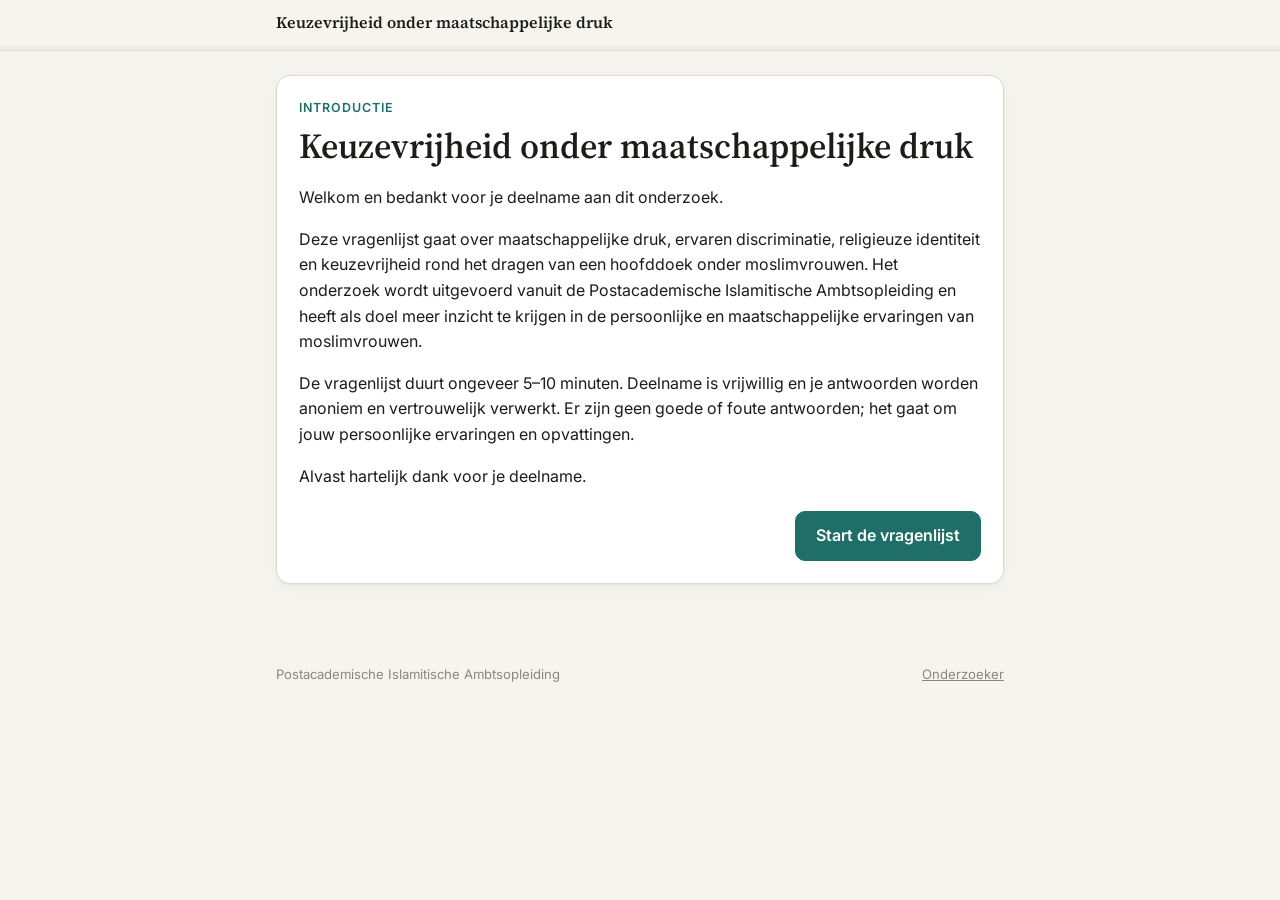
<file: index.html>
<!doctype html>
<html lang="nl">
<head>
<meta charset="utf-8">
<meta name="viewport" content="width=device-width, initial-scale=1">
<title>Keuzevrijheid onder maatschappelijke druk – enquête</title>
<meta name="description" content="Anonieme enquête over maatschappelijke druk, ervaren discriminatie, religieuze identiteit en keuzevrijheid rond het dragen van een hoofddoek.">
<meta name="robots" content="noindex">
<link rel="preconnect" href="https://fonts.googleapis.com">
<link rel="preconnect" href="https://fonts.gstatic.com" crossorigin>
<link href="https://fonts.googleapis.com/css2?family=Inter:wght@400;500;600&family=Source+Serif+4:opsz,wght@8..60,600&display=swap" rel="stylesheet">
<link rel="stylesheet" href="style.css">
</head>
<body>
<div class="topbar">
  <div class="inner"><div class="brand">Keuzevrijheid onder maatschappelijke druk</div><div id="stepLabel" class="small muted"></div></div>
  <div class="progress" aria-hidden="true"><div id="bar"></div></div>
</div>

<main class="wrap">
  <div id="configWarn" class="notice error" style="display:none;margin-bottom:16px">
    Testmodus: er is nog geen Apps Script-URL ingesteld in <code>config.js</code>. Antwoorden worden níet opgeslagen.
  </div>
  <form id="app" novalidate autocomplete="off"></form>
</main>

<footer class="foot">
  <span>Postacademische Islamitische Ambtsopleiding</span>
  <a href="resultaten.html">Onderzoeker</a>
</footer>

<script src="config.js"></script>
<script src="questions.js"></script>
<script>
(function () {
  const app = document.getElementById('app');
  const bar = document.getElementById('bar');
  const stepLabel = document.getElementById('stepLabel');
  const configured = /^https:\/\/script\.google\.com\//.test(CONFIG.APPS_SCRIPT_URL);
  if (!configured) document.getElementById('configWarn').style.display = 'block';

  const answers = {};           // key -> waarde
  const startedAt = Date.now();
  let view = 'intro';           // 'intro' | page index | 'stop' | 'interview' | 'done'
  let busy = false;
  let surveySent = false;

  const esc = s => String(s).replace(/[&<>"']/g, c => ({ '&': '&amp;', '<': '&lt;', '>': '&gt;', '"': '&quot;', "'": '&#39;' }[c]));
  const P = SURVEY.pages;

  // ── Rendering ─────────────────────────────────────────────
  function renderQuestion(q) {
    const id = 'q_' + q.key;
    const req = q.required ? '<span class="req" aria-hidden="true">*</span>' : '';
    const num = q.n ? `<span class="num">${esc(q.n)}.</span>` : '';
    const help = q.help ? `<div class="q-help">${esc(q.help)}</div>` : '';
    let body = '';
    const val = answers[q.key];

    if (q.type === 'radio' || q.type === 'likert' || q.type === 'checkbox') {
      const t = q.type === 'checkbox' ? 'checkbox' : 'radio';
      const cls = q.type === 'likert' ? 'options likert' : 'options';
      body = `<div class="${cls}" style="--n:${q.options.length}" role="${t === 'radio' ? 'radiogroup' : 'group'}" aria-labelledby="${id}_l">` +
        q.options.map((o, i) => {
          const v = q.type === 'likert' ? String(i + 1) : o;
          const checked = t === 'checkbox' ? (Array.isArray(val) && val.includes(o)) : String(val) === v;
          return `<label class="opt"><input type="${t}" name="${q.key}" value="${esc(v)}" ${checked ? 'checked' : ''}><span>${esc(o)}</span></label>`;
        }).join('') + '</div>';
      if (q.other) {
        const show = t === 'checkbox' ? (Array.isArray(val) && val.includes(q.other)) : val === q.other;
        body += `<input type="text" class="other-input" name="${q.key}_anders" placeholder="Namelijk…" maxlength="200" value="${esc(answers[q.key + '_anders'] || '')}" style="display:${show ? 'block' : 'none'}" aria-label="Anders, namelijk">`;
      }
    } else if (q.type === 'scale') {
      body = `<div class="scale" role="radiogroup" aria-labelledby="${id}_l">` +
        Array.from({ length: q.max - q.min + 1 }, (_, i) => q.min + i).map(v =>
          `<label><input type="radio" name="${q.key}" value="${v}" ${String(val) === String(v) ? 'checked' : ''}>${v}</label>`).join('') +
        `</div><div class="scale-ends"><span>${esc(q.minLabel)}</span><span>${esc(q.maxLabel)}</span></div>`;
    } else if (q.type === 'textarea') {
      body = `<textarea id="${id}" name="${q.key}" maxlength="4000" aria-labelledby="${id}_l">${esc(val || '')}</textarea>`;
    } else {
      const extra = q.type === 'number' ? `inputmode="numeric" min="${q.min}" max="${q.max}" step="1" style="max-width:160px"` : '';
      const ac = q.autocomplete ? `autocomplete="${q.autocomplete}"` : '';
      body = `<input id="${id}" type="${q.type}" name="${q.key}" ${extra} ${ac} maxlength="200" value="${esc(val ?? '')}" aria-labelledby="${id}_l">`;
    }
    return `<div class="card q" data-key="${q.key}">
      <span class="q-label" id="${id}_l">${num}${esc(q.label)}${req}</span>${help}${body}
      <div class="err" role="alert">${q.type === 'email' ? 'Vul een geldig e-mailadres in.' : q.type === 'number' ? `Vul een leeftijd in tussen ${q.min} en ${q.max}.` : 'Deze vraag is verplicht.'}</div>
    </div>`;
  }

  function setProgress(frac, label) {
    bar.style.width = Math.round(frac * 100) + '%';
    stepLabel.textContent = label || '';
  }

  function render() {
    window.scrollTo(0, 0);
    if (view === 'intro') {
      setProgress(0, '');
      app.innerHTML = `<div class="card">
        <div class="eyebrow">Introductie</div>
        <h1>${esc(SURVEY.title)}</h1>
        ${SURVEY.intro.map(p => `<p>${esc(p)}</p>`).join('')}
        <div class="nav" style="justify-content:flex-end"><button type="button" class="btn primary" data-go="next">Start de vragenlijst</button></div>
      </div>`;
    } else if (typeof view === 'number') {
      const p = P[view];
      setProgress(view / P.length, `Stap ${view + 1} van ${P.length}`);
      app.innerHTML = `<div class="section-head"><div class="eyebrow">Onderdeel ${view + 1} van ${P.length}</div><h2>${esc(p.title)}</h2>${p.text ? `<p>${esc(p.text)}</p>` : ''}</div>
        ${p.questions.map(renderQuestion).join('')}
        <div id="formErr" class="notice error" style="display:none" role="alert"></div>
        <div class="nav">
          <button type="button" class="btn" data-go="back">Terug</button>
          <button type="button" class="btn primary" data-go="next">${view === P.length - 1 ? 'Verzenden' : 'Volgende'}</button>
        </div>`;
    } else if (view === 'stop') {
      setProgress(1, '');
      const minor = answers.volwassen === 'Nee';
      app.innerHTML = `<div class="card center">
        <h2>Bedankt voor je interesse</h2>
        <p>${minor ? 'Dit onderzoek is alleen bedoeld voor deelnemers van 18 jaar en ouder.' : 'Je hebt aangegeven geen toestemming te geven.'} Daarom eindigt de vragenlijst hier. Er zijn geen antwoorden opgeslagen.</p>
        <button type="button" class="btn" data-go="back">Toch terug naar de vorige vraag</button>
      </div>`;
    } else if (view === 'interview') {
      const iv = SURVEY.interview;
      setProgress(1, 'Interview');
      app.innerHTML = `<div class="section-head"><div class="eyebrow">Je enquête is ingevuld ✓</div><h2>${esc(iv.title)}</h2>${iv.text.map(t => `<p>${esc(t)}</p>`).join('')}</div>
        ${iv.questions.map(renderQuestion).join('')}
        <div class="hp" aria-hidden="true"><label>Website<input type="text" name="website" tabindex="-1" autocomplete="off"></label></div>
        <div id="formErr" class="notice error" style="display:none" role="alert"></div>
        <div class="nav">
          <button type="button" class="btn" data-go="skip">Toch niet aanmelden</button>
          <button type="button" class="btn primary" data-go="interview">Aanmelden</button>
        </div>`;
    } else if (view === 'done' || view === 'done-interview') {
      setProgress(1, 'Afgerond');
      app.innerHTML = `<div class="card center">
        <div class="done-icon" aria-hidden="true"><svg width="28" height="28" viewBox="0 0 24 24" fill="none" stroke="currentColor" stroke-width="2.5" stroke-linecap="round" stroke-linejoin="round"><path d="M5 12.5l4.5 4.5L19 7.5"/></svg></div>
        <h2>Hartelijk dank voor je deelname!</h2>
        <p>${view === 'done-interview'
          ? 'Je aanmelding voor het online interview is ontvangen. Ik neem binnenkort per e-mail contact met je op om een moment in te plannen.'
          : 'Je antwoorden zijn opgeslagen. De vragenlijst is hiermee afgerond; je kunt dit venster sluiten.'}</p>
        ${CONFIG.CONTACT_EMAIL ? `<p class="small muted">Vragen over het onderzoek? Mail naar <a href="mailto:${esc(CONFIG.CONTACT_EMAIL)}">${esc(CONFIG.CONTACT_EMAIL)}</a>.</p>` : ''}
      </div>`;
    }
  }

  // ── Antwoorden lezen & valideren ──────────────────────────
  function collect(questions) {
    questions.forEach(q => {
      if (q.type === 'checkbox') {
        answers[q.key] = [...app.querySelectorAll(`input[name="${q.key}"]:checked`)].map(i => i.value);
      } else if (['radio', 'likert', 'scale'].includes(q.type)) {
        const c = app.querySelector(`input[name="${q.key}"]:checked`);
        answers[q.key] = c ? (q.type === 'radio' ? c.value : Number(c.value)) : undefined;
      } else {
        const el = app.querySelector(`[name="${q.key}"]`);
        answers[q.key] = el ? el.value.trim() : '';
        if (q.type === 'number' && answers[q.key] !== '') answers[q.key] = Number(answers[q.key]);
      }
      if (q.other) {
        const o = app.querySelector(`[name="${q.key}_anders"]`);
        answers[q.key + '_anders'] = o && o.style.display !== 'none' ? o.value.trim() : '';
      }
    });
  }

  function validate(questions) {
    let first = null;
    questions.forEach(q => {
      const v = answers[q.key];
      let ok = true;
      if (q.required) ok = !(v === undefined || v === '' || (Array.isArray(v) && !v.length));
      if (ok && q.type === 'number' && v !== '') ok = Number.isInteger(v) && v >= q.min && v <= q.max;
      if (ok && q.type === 'email') ok = /^[^\s@]+@[^\s@]+\.[^\s@]+$/.test(v);
      const card = app.querySelector(`.q[data-key="${q.key}"]`);
      card.classList.toggle('invalid', !ok);
      if (!ok && !first) first = card;
    });
    if (first) { first.scrollIntoView({ behavior: 'smooth', block: 'center' }); return false; }
    return true;
  }

  // ── Versturen ─────────────────────────────────────────────
  async function post(action, data) {
    if (!configured) { await new Promise(r => setTimeout(r, 400)); console.info('[testmodus]', action, data); return { ok: true }; }
    // keepalive: het verzenden gaat door, ook als de deelnemer het venster meteen sluit
    const res = await fetch(CONFIG.APPS_SCRIPT_URL, { method: 'POST', keepalive: true, body: JSON.stringify({ action, data, website: data.website || '' }) });
    return res.json();
  }

  // Verzenden op de achtergrond: de deelnemer hoeft niet te wachten op Google (dat duurt soms 5-10 s).
  // Mislukt het, dan verschijnt een melding met een knop om het opnieuw te proberen.
  const pending = new Set();
  function sendInBackground(action, data, tries = 0) {
    const job = post(action, data).then(r => { if (!r || !r.ok) throw new Error(r && r.error); hideSaveError(action); })
      .catch(err => {
        console.error(err);
        if (tries < 2) return new Promise(r => setTimeout(r, 1500)).then(() => sendInBackground(action, data, tries + 1));
        showSaveError(action, data);
      })
      .finally(() => pending.delete(job));
    pending.add(job);
    return job;
  }
  function showSaveError(action, data) {
    let el = document.getElementById('saveErr_' + action);
    if (!el) {
      el = document.createElement('div'); el.id = 'saveErr_' + action; el.className = 'notice error'; el.setAttribute('role', 'alert');
      el.style.cssText = 'position:fixed;left:16px;right:16px;bottom:16px;max-width:728px;margin:0 auto;z-index:20;display:flex;gap:12px;align-items:center;justify-content:space-between;flex-wrap:wrap;box-shadow:var(--shadow)';
      document.body.appendChild(el);
    }
    el.innerHTML = `<span>${action === 'survey' ? 'Je antwoorden konden niet worden opgeslagen.' : 'Je aanmelding kon niet worden verzonden.'} Controleer je internetverbinding.</span><button type="button" class="btn small primary">Opnieuw proberen</button>`;
    el.querySelector('button').onclick = () => { el.querySelector('button').disabled = true; el.querySelector('span').textContent = 'Bezig met verzenden…'; sendInBackground(action, data); };
  }
  function hideSaveError(action) { const el = document.getElementById('saveErr_' + action); if (el) el.remove(); }

  function surveyPayload() {
    const out = {};
    P.forEach(p => p.questions.forEach(q => {
      const v = answers[q.key];
      out[q.key] = Array.isArray(v) ? v.join('; ') : (v ?? '');
      if (q.other) out[q.key + '_anders'] = answers[q.key + '_anders'] || '';
    }));
    out.duur_sec = Math.round((Date.now() - startedAt) / 1000);
    return out;
  }

  async function withBusy(btn, fn) {
    if (busy) return; busy = true;
    const label = btn.textContent; btn.disabled = true; btn.textContent = 'Bezig met verzenden…';
    const err = document.getElementById('formErr'); if (err) err.style.display = 'none';
    try { await fn(); }
    catch (e) {
      if (err) { err.textContent = 'Verzenden is niet gelukt. Controleer je internetverbinding en probeer het opnieuw.'; err.style.display = 'block'; }
      console.error(e);
    } finally { busy = false; if (document.body.contains(btn)) { btn.disabled = false; btn.textContent = label; } }
  }

  // ── Navigatie ─────────────────────────────────────────────
  app.addEventListener('click', async e => {
    const btn = e.target.closest('[data-go]'); if (!btn) return;
    const go = btn.dataset.go;

    if (go === 'back') {
      if (typeof view === 'number') collect(P[view].questions);
      view = view === 'stop' ? 0 : (view === 0 ? 'intro' : view - 1);
      return render();
    }
    if (go === 'skip') { view = 'done'; return render(); }

    if (go === 'interview') {
      const qs = SURVEY.interview.questions; collect(qs);
      if (!validate(qs)) return;
      const hp = app.querySelector('[name="website"]');
      sendInBackground('interview', { naam: answers.naam, email: answers.email, opmerking: answers.opmerking, website: hp ? hp.value : '' });
      view = 'done-interview'; return render();
    }

    // next
    if (view === 'intro') { view = 0; return render(); }
    const p = P[view]; collect(p.questions);
    if (!validate(p.questions)) return;
    if (view === 0 && (answers.volwassen === 'Nee' || answers.toestemming !== 'Ja, ik geef toestemming')) { view = 'stop'; return render(); }
    if (view < P.length - 1) { view++; return render(); }

    // laatste pagina → enquête opslaan, daarna evt. interviewpagina
    if (surveySent) return;
    surveySent = true;
    sendInBackground('survey', surveyPayload());
    view = answers.interview === 'Ja, ik ben bereid om deel te nemen' ? 'interview' : 'done';
    render();
  });

  // "Anders, namelijk" tonen/verbergen + foutmelding wissen bij invullen
  app.addEventListener('change', e => {
    const card = e.target.closest('.q'); if (!card) return;
    card.classList.remove('invalid');
    const key = card.dataset.key;
    const other = card.querySelector('.other-input');
    if (other) {
      const q = [...P.flatMap(p => p.questions)].find(x => x.key === key);
      const on = [...card.querySelectorAll(`input[name="${key}"]:checked`)].some(i => i.value === q.other);
      other.style.display = on ? 'block' : 'none';
      if (on && e.target.value === q.other) other.focus();
    }
  });
  app.addEventListener('input', e => { const c = e.target.closest('.q'); if (c) c.classList.remove('invalid'); });
  app.addEventListener('submit', e => e.preventDefault());

  // Waarschuwing bij per ongeluk sluiten tijdens het invullen
  window.addEventListener('beforeunload', e => { if ((typeof view === 'number' && view > 0) || pending.size) { e.preventDefault(); e.returnValue = ''; } });

  render();
})();
</script>
</body>
</html>
</file>
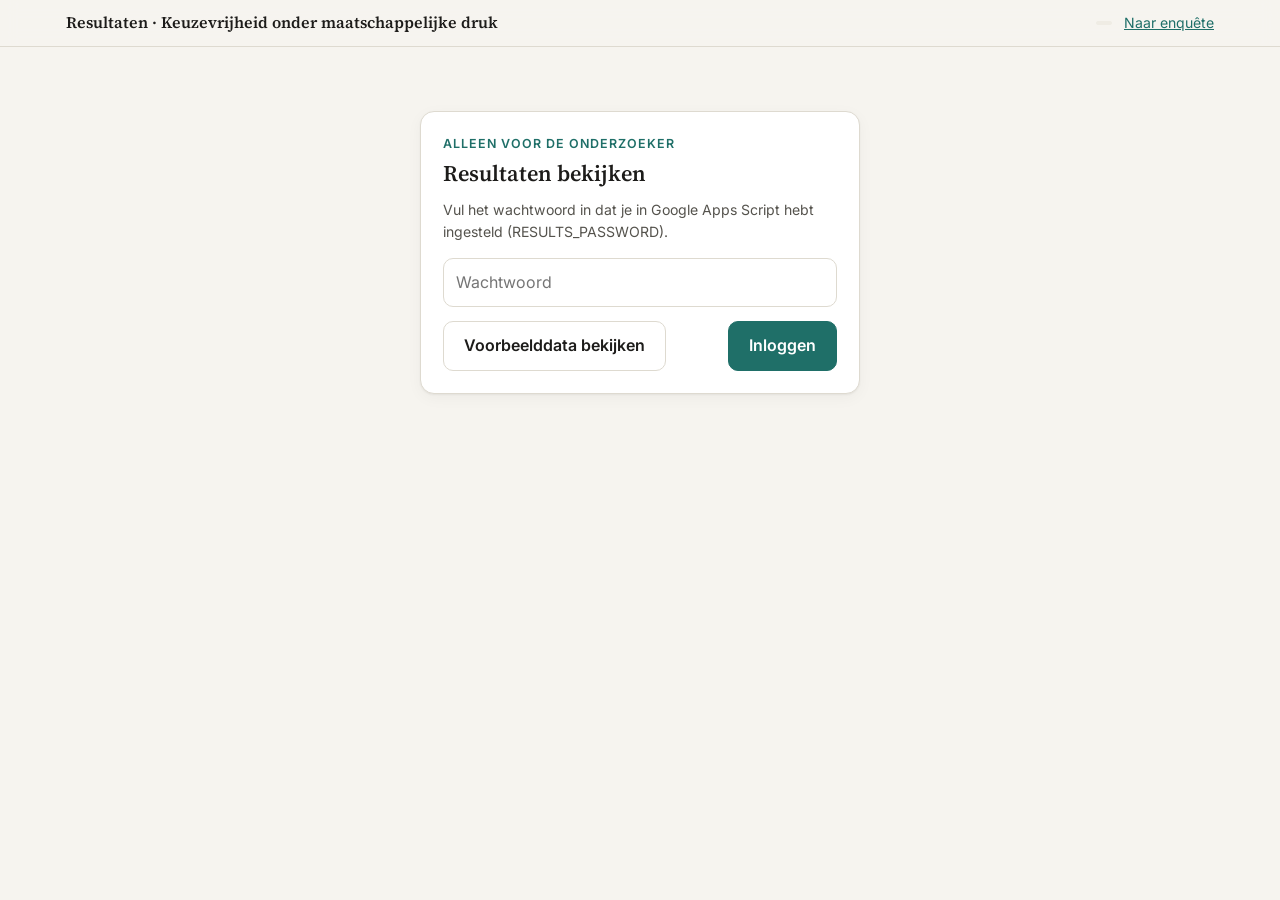
<file: resultaten.html>
<!doctype html>
<html lang="nl">
<head>
<meta charset="utf-8">
<meta name="viewport" content="width=device-width, initial-scale=1">
<title>Resultaten – Keuzevrijheid onder maatschappelijke druk</title>
<meta name="robots" content="noindex, nofollow">
<link rel="preconnect" href="https://fonts.googleapis.com">
<link rel="preconnect" href="https://fonts.gstatic.com" crossorigin>
<link href="https://fonts.googleapis.com/css2?family=Inter:wght@400;500;600&family=Source+Serif+4:opsz,wght@8..60,600&display=swap" rel="stylesheet">
<link rel="stylesheet" href="style.css">
<style>
  .tabs { display: flex; gap: 4px; overflow-x: auto; scrollbar-width: thin; max-width: 1180px; margin: 0 auto; padding: 0 16px; }
  .tabs button { font: inherit; font-size: .9rem; font-weight: 500; white-space: nowrap; background: none; border: 0; border-bottom: 2px solid transparent; padding: 10px 10px; color: var(--ink-2); cursor: pointer; }
  .tabs button[aria-selected="true"] { color: var(--ink); border-bottom-color: var(--accent); font-weight: 600; }
  .filters { display: flex; flex-wrap: wrap; gap: 8px 18px; align-items: center; padding: 12px 16px; background: var(--surface); border: 1px solid var(--line); border-radius: var(--radius); margin-bottom: 16px; font-size: .92rem; }
  .filters label { display: inline-flex; gap: 6px; align-items: center; cursor: pointer; }
  .filters input { accent-color: var(--accent); width: 16px; height: 16px; }
  .filters .spacer { flex: 1; }
  .grid { display: grid; gap: 16px; grid-template-columns: repeat(auto-fit, minmax(min(100%, 340px), 1fr)); }
  .tiles { display: grid; gap: 12px; grid-template-columns: repeat(auto-fit, minmax(160px, 1fr)); margin-bottom: 16px; }
  .tile { background: var(--surface); border: 1px solid var(--line); border-radius: var(--radius); padding: 14px 16px; }
  .tile .v { font-family: "Source Serif 4", Georgia, serif; font-size: 2rem; font-weight: 600; line-height: 1.1; font-variant-numeric: tabular-nums; }
  .tile .l { color: var(--ink-2); font-size: .85rem; }
  .tbl-wrap { overflow-x: auto; margin: 0 -4px; padding: 0 4px; }
  table { border-collapse: collapse; width: 100%; font-size: .88rem; font-variant-numeric: tabular-nums; }
  th, td { padding: 6px 8px; border-bottom: 1px solid var(--line); text-align: right; white-space: nowrap; }
  th:first-child, td:first-child { text-align: left; white-space: normal; min-width: 140px; }
  thead th { font-weight: 600; color: var(--ink-2); border-bottom: 1.5px solid var(--ink-3); font-size: .82rem; }
  tr.sub td { color: var(--ink-3); font-size: .8rem; }
  td.hi { font-weight: 700; color: var(--ink); }
  td.dim { color: var(--ink-3); }
  td.flag, .flag { color: var(--warn); font-weight: 600; }
  .freq { display: grid; grid-template-columns: minmax(110px, 1.3fr) 2fr auto; gap: 6px 10px; align-items: center; font-size: .88rem; }
  .freq .bar { height: 14px; background: var(--surface-2); border-radius: 4px; overflow: hidden; }
  .freq .bar > i { display: block; height: 100%; background: var(--series-1); border-radius: 0 4px 4px 0; }
  .freq .n { font-variant-numeric: tabular-nums; color: var(--ink-2); white-space: nowrap; }
  .controls { display: flex; flex-wrap: wrap; gap: 12px; align-items: end; margin-bottom: 14px; }
  .controls label { display: grid; gap: 4px; font-size: .85rem; color: var(--ink-2); font-weight: 500; }
  .controls select, .controls input[type=number] { min-width: 170px; width: auto; min-height: 38px; padding: 6px 10px; }
  .checks { display: flex; flex-wrap: wrap; gap: 6px 14px; font-size: .9rem; }
  .checks label { display: inline-flex; gap: 6px; align-items: center; color: var(--ink); font-weight: 400; }
  .badge { display: inline-block; padding: 2px 8px; border-radius: 999px; font-size: .78rem; font-weight: 600; background: var(--surface-2); color: var(--ink-2); }
  .badge.good { background: color-mix(in srgb, var(--ok) 15%, var(--surface)); color: var(--ok); }
  .badge.warn { background: color-mix(in srgb, var(--warn) 15%, var(--surface)); color: var(--warn); }
  .badge.bad { background: color-mix(in srgb, var(--danger) 15%, var(--surface)); color: var(--danger); }
  .interp { border-left: 3px solid var(--accent); padding: 8px 12px; background: var(--accent-soft); border-radius: 0 8px 8px 0; font-size: .92rem; margin-top: 12px; }
  .legend { display: flex; gap: 16px; font-size: .82rem; color: var(--ink-2); margin-top: 6px; flex-wrap: wrap; }
  .legend i { display: inline-block; width: 14px; height: 3px; vertical-align: middle; margin-right: 6px; border-radius: 2px; }
  svg text { fill: var(--ink-2); font-family: inherit; }
  .open-list { list-style: none; padding: 0; margin: 0; display: grid; gap: 8px; }
  .open-list li { padding: 10px 12px; background: var(--surface-2); border-radius: 8px; font-size: .92rem; white-space: pre-wrap; }
  .login { max-width: 440px; margin: 40px auto; }
  .panel[hidden] { display: none; }
  h3 .badge { margin-left: 8px; vertical-align: middle; }
  .note { font-size: .82rem; color: var(--ink-3); margin-top: 8px; }
  @media print { .topbar, .filters, .controls, .tabs, footer { display: none !important; } .card { box-shadow: none; break-inside: avoid; } }
</style>
</head>
<body>
<div class="topbar wide">
  <div class="inner"><div class="brand">Resultaten · Keuzevrijheid onder maatschappelijke druk</div>
    <span id="srcBadge" class="badge" hidden></span>
    <a class="small" href="index.html">Naar enquête</a></div>
  <nav class="tabs" id="tabs" role="tablist" hidden></nav>
</div>

<main class="wrap wide">
  <section id="login" class="login card">
    <div class="eyebrow">Alleen voor de onderzoeker</div>
    <h2>Resultaten bekijken</h2>
    <p class="muted small">Vul het wachtwoord in dat je in Google Apps Script hebt ingesteld (RESULTS_PASSWORD).</p>
    <form id="loginForm">
      <input type="password" id="pw" placeholder="Wachtwoord" autocomplete="current-password" required>
      <div id="loginErr" class="notice error" style="display:none;margin-top:10px"></div>
      <div class="nav" style="margin-top:14px">
        <button type="button" class="btn" id="demoBtn">Voorbeelddata bekijken</button>
        <button class="btn primary" id="loginBtn">Inloggen</button>
      </div>
    </form>
  </section>

  <div id="dash" hidden>
    <div class="filters">
      <strong>Steekproef:</strong>
      <label><input type="checkbox" id="fVrouw" checked> Alleen vrouwen</label>
      <label><input type="checkbox" id="fMoslim" checked> Alleen moslim</label>
      <label><input type="checkbox" id="fSnel"> Zeer snelle invullers uitsluiten (&lt; 2 min)</label>
      <span class="spacer"></span>
      <span id="nInfo" class="muted"></span>
      <button class="btn small" id="reload" title="Nieuwste antwoorden ophalen">Vernieuwen</button>
    </div>
    <div id="panels"></div>
  </div>
</main>

<script src="config.js"></script>
<script src="questions.js"></script>
<script src="stats.js"></script>
<script src="demo.js"></script>
<script src="results.js"></script>
</body>
</html>
</file>
<file: style.css>
:root {
  --bg: #f6f4ef;
  --surface: #ffffff;
  --surface-2: #efece4;
  --ink: #1d1c1a;
  --ink-2: #55534d;
  --ink-3: #8a877f;
  --line: #dedad0;
  --accent: #1f6f68;
  --accent-ink: #ffffff;
  --accent-soft: #e2efec;
  --danger: #b3261e;
  --ok: #1d7a3a;
  --warn: #9a6400;
  --series-1: #2a78d6;
  --series-2: #eb6834;
  --radius: 14px;
  --shadow: 0 1px 2px rgba(0,0,0,.05), 0 4px 16px rgba(0,0,0,.04);
  color-scheme: light;
}
@media (prefers-color-scheme: dark) {
  :root:not([data-theme="light"]) {
    --bg: #151514; --surface: #1f1f1d; --surface-2: #2a2a27; --ink: #f3f1ea; --ink-2: #c3c1b8; --ink-3: #8f8d85;
    --line: #36352f; --accent: #5fb3a9; --accent-ink: #0d1f1d; --accent-soft: #1d302d; --danger: #f2837a; --ok: #6cc98a; --warn: #e2b04a;
    --series-1: #3987e5; --series-2: #d95926; color-scheme: dark;
  }
}
:root[data-theme="dark"] {
  --bg: #151514; --surface: #1f1f1d; --surface-2: #2a2a27; --ink: #f3f1ea; --ink-2: #c3c1b8; --ink-3: #8f8d85;
  --line: #36352f; --accent: #5fb3a9; --accent-ink: #0d1f1d; --accent-soft: #1d302d; --danger: #f2837a; --ok: #6cc98a; --warn: #e2b04a;
  --series-1: #3987e5; --series-2: #d95926; color-scheme: dark;
}

* { box-sizing: border-box; }
html { -webkit-text-size-adjust: 100%; }
body {
  margin: 0; background: var(--bg); color: var(--ink);
  font: 16px/1.6 "Inter", system-ui, -apple-system, "Segoe UI", Roboto, sans-serif;
}
h1, h2, h3 { font-family: "Source Serif 4", Georgia, serif; font-weight: 600; line-height: 1.25; margin: 0 0 .5em; text-wrap: balance; }
h1 { font-size: clamp(1.6rem, 4vw, 2.2rem); }
h2 { font-size: 1.4rem; }
h3 { font-size: 1.1rem; }
p { margin: 0 0 1em; }
a { color: var(--accent); }

.wrap { max-width: 760px; margin: 0 auto; padding: 24px 16px 64px; }
.wrap.wide { max-width: 1180px; }

.topbar { position: sticky; top: 0; z-index: 10; background: color-mix(in srgb, var(--bg) 88%, transparent); backdrop-filter: blur(8px); border-bottom: 1px solid var(--line); }
.topbar .inner { max-width: 760px; margin: 0 auto; padding: 10px 16px; display: flex; align-items: center; gap: 12px; }
.topbar.wide .inner { max-width: 1180px; }
.topbar .brand { font-family: "Source Serif 4", Georgia, serif; font-weight: 600; font-size: 1rem; flex: 1; min-width: 0; white-space: nowrap; overflow: hidden; text-overflow: ellipsis; }
.progress { height: 4px; background: var(--surface-2); }
.progress > div { height: 100%; width: 0; background: var(--accent); transition: width .3s ease; }

.card { background: var(--surface); border: 1px solid var(--line); border-radius: var(--radius); padding: 22px; box-shadow: var(--shadow); margin-bottom: 16px; }
.section-head { margin: 8px 0 18px; }
.section-head p { color: var(--ink-2); }
.eyebrow { font-size: .78rem; letter-spacing: .08em; text-transform: uppercase; color: var(--accent); font-weight: 600; margin-bottom: 6px; }

.q { margin-bottom: 14px; }
.q-label { font-weight: 600; margin-bottom: 4px; display: block; }
.q-label .num { color: var(--ink-3); font-weight: 500; margin-right: 6px; }
.q-label .req { color: var(--danger); margin-left: 2px; }
.q-help { color: var(--ink-2); font-size: .92rem; margin-bottom: 10px; }
.q.invalid { border-color: var(--danger); }
.q .err { color: var(--danger); font-size: .9rem; margin-top: 8px; display: none; }
.q.invalid .err { display: block; }

.options { display: grid; gap: 8px; margin-top: 10px; }
.opt { display: flex; align-items: center; gap: 10px; padding: 11px 14px; border: 1px solid var(--line); border-radius: 10px; cursor: pointer; background: var(--surface); transition: border-color .15s, background .15s; min-height: 44px; }
.opt:hover { border-color: var(--accent); }
.opt input { accent-color: var(--accent); width: 18px; height: 18px; margin: 0; flex: none; }
.opt:has(input:checked) { border-color: var(--accent); background: var(--accent-soft); }
.opt:has(input:focus-visible) { outline: 2px solid var(--accent); outline-offset: 2px; }

@media (min-width: 720px) {
  .options.likert { grid-template-columns: repeat(var(--n), 1fr); gap: 6px; }
  .options.likert .opt { flex-direction: column; justify-content: flex-start; text-align: center; padding: 10px 6px; font-size: .86rem; line-height: 1.3; gap: 8px; }
}

.scale { display: grid; grid-template-columns: repeat(10, 1fr); gap: 4px; margin-top: 10px; }
.scale label { display: grid; place-items: center; min-height: 44px; border: 1px solid var(--line); border-radius: 8px; cursor: pointer; font-weight: 600; }
.scale input { position: absolute; opacity: 0; pointer-events: none; }
.scale label:has(input:checked) { background: var(--accent); color: var(--accent-ink); border-color: var(--accent); }
.scale label:has(input:focus-visible) { outline: 2px solid var(--accent); outline-offset: 2px; }
.scale-ends { display: flex; justify-content: space-between; color: var(--ink-2); font-size: .85rem; margin-top: 6px; gap: 12px; }

input[type=text], input[type=email], input[type=number], input[type=password], textarea, select {
  width: 100%; font: inherit; color: var(--ink); background: var(--surface); border: 1px solid var(--line);
  border-radius: 10px; padding: 11px 12px; min-height: 44px;
}
textarea { min-height: 110px; resize: vertical; }
input:focus, textarea:focus, select:focus { outline: 2px solid var(--accent); outline-offset: 1px; border-color: var(--accent); }
.other-input { margin-top: 8px; }

.nav { display: flex; gap: 10px; justify-content: space-between; margin-top: 22px; }
.btn { font: inherit; font-weight: 600; border-radius: 10px; padding: 11px 20px; min-height: 44px; cursor: pointer; border: 1px solid var(--line); background: var(--surface); color: var(--ink); }
.btn:hover { border-color: var(--ink-3); }
.btn.primary { background: var(--accent); border-color: var(--accent); color: var(--accent-ink); }
.btn.primary:hover { filter: brightness(1.07); }
.btn:disabled { opacity: .55; cursor: wait; }
.btn.small { padding: 6px 12px; min-height: 36px; font-size: .9rem; }

.notice { padding: 12px 14px; border-radius: 10px; background: var(--surface-2); color: var(--ink-2); font-size: .92rem; }
.notice.error { background: color-mix(in srgb, var(--danger) 12%, var(--surface)); color: var(--danger); }
.center { text-align: center; }
.muted { color: var(--ink-2); }
.small { font-size: .88rem; }
footer.foot { max-width: 760px; margin: 0 auto; padding: 0 16px 32px; color: var(--ink-3); font-size: .82rem; display: flex; justify-content: space-between; gap: 12px; flex-wrap: wrap; }
footer.foot a { color: var(--ink-3); }
.hp { position: absolute; left: -9999px; width: 1px; height: 1px; overflow: hidden; }
.done-icon { width: 56px; height: 56px; border-radius: 50%; background: var(--accent-soft); color: var(--accent); display: grid; place-items: center; margin: 8px auto 16px; }
</file>
